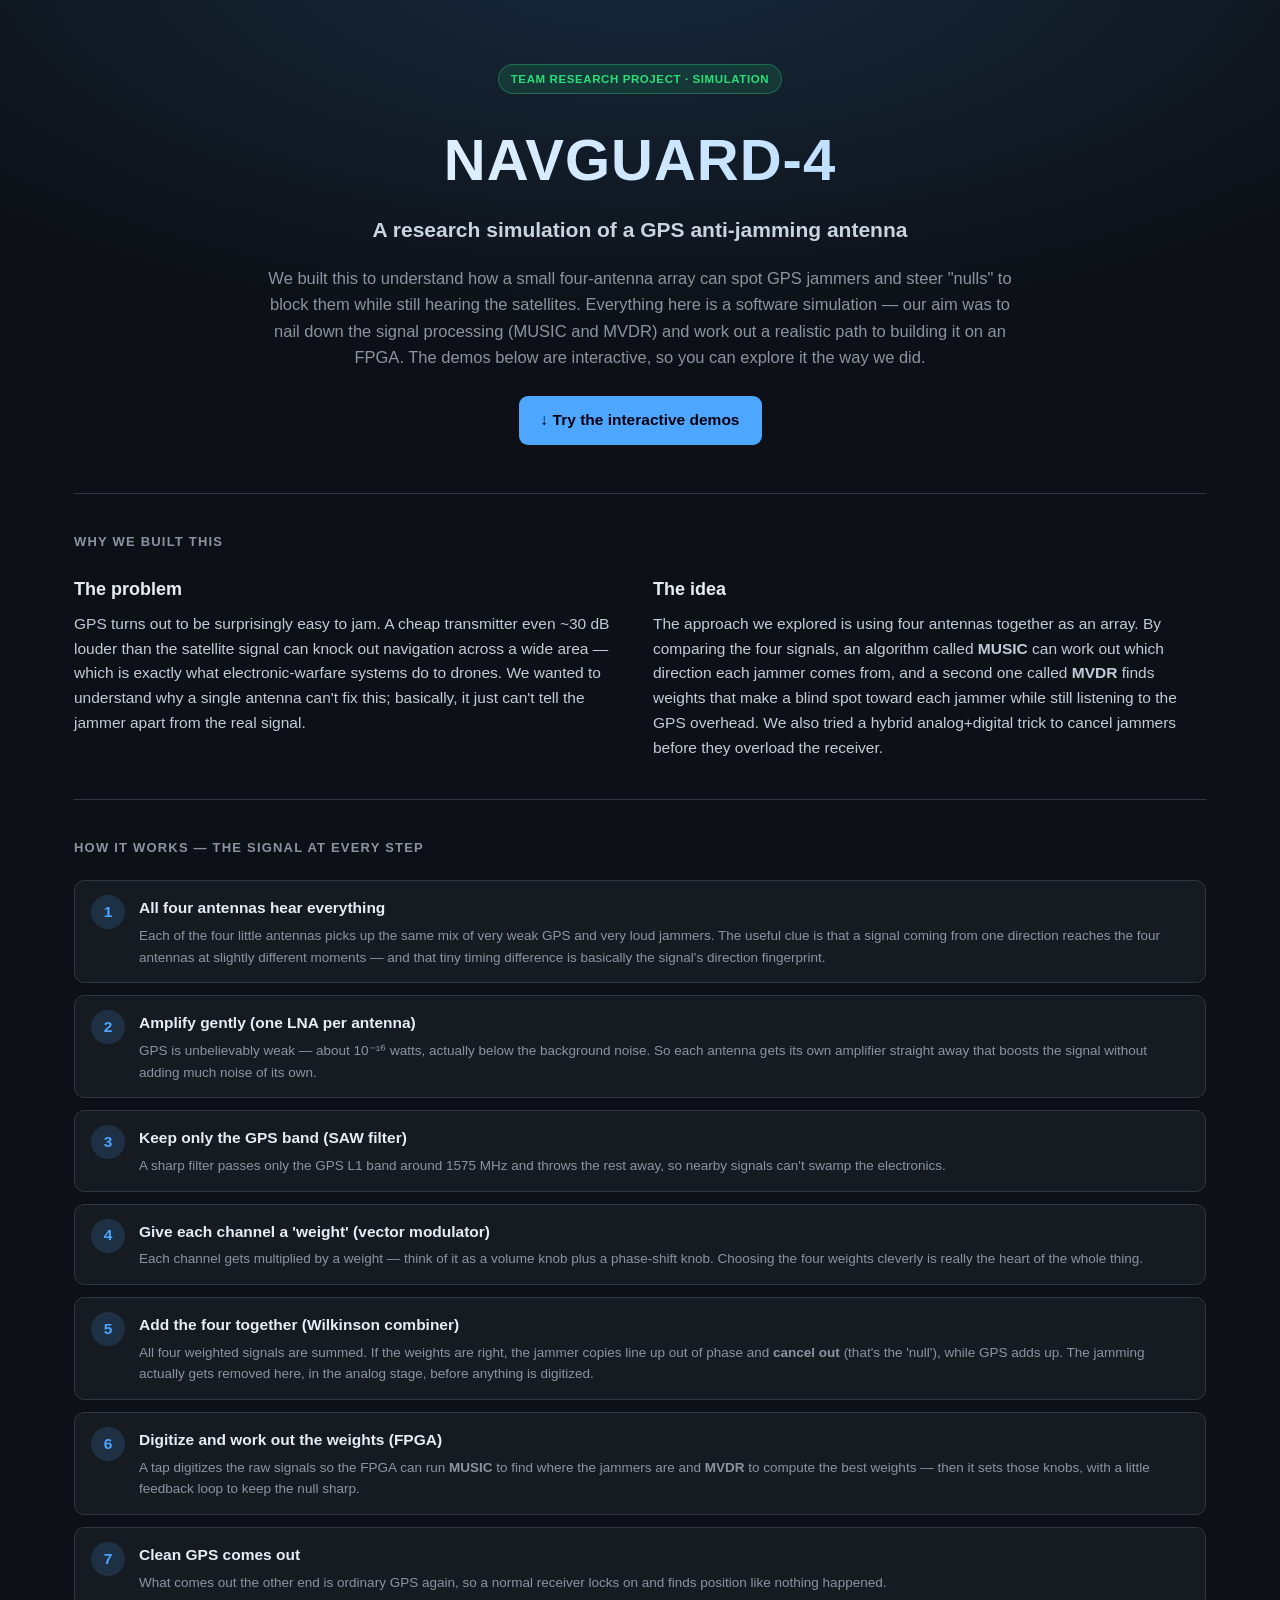
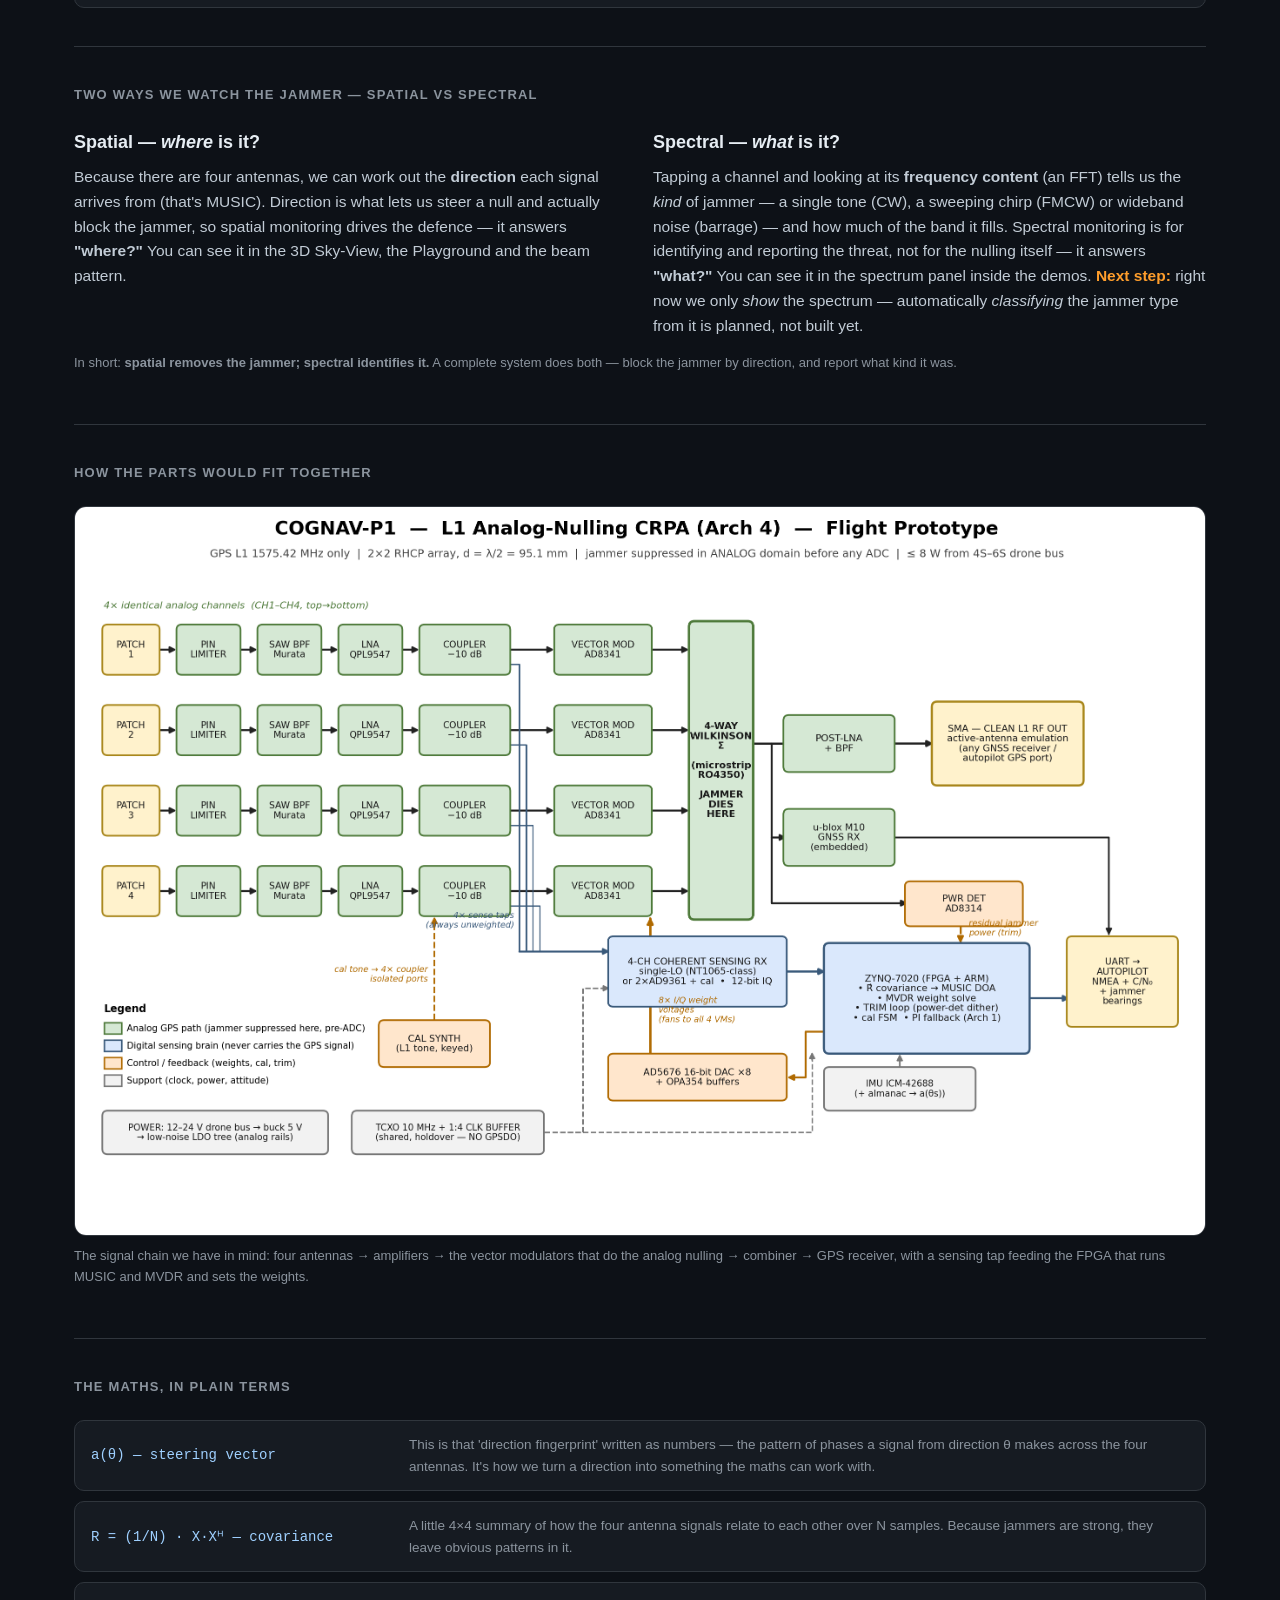
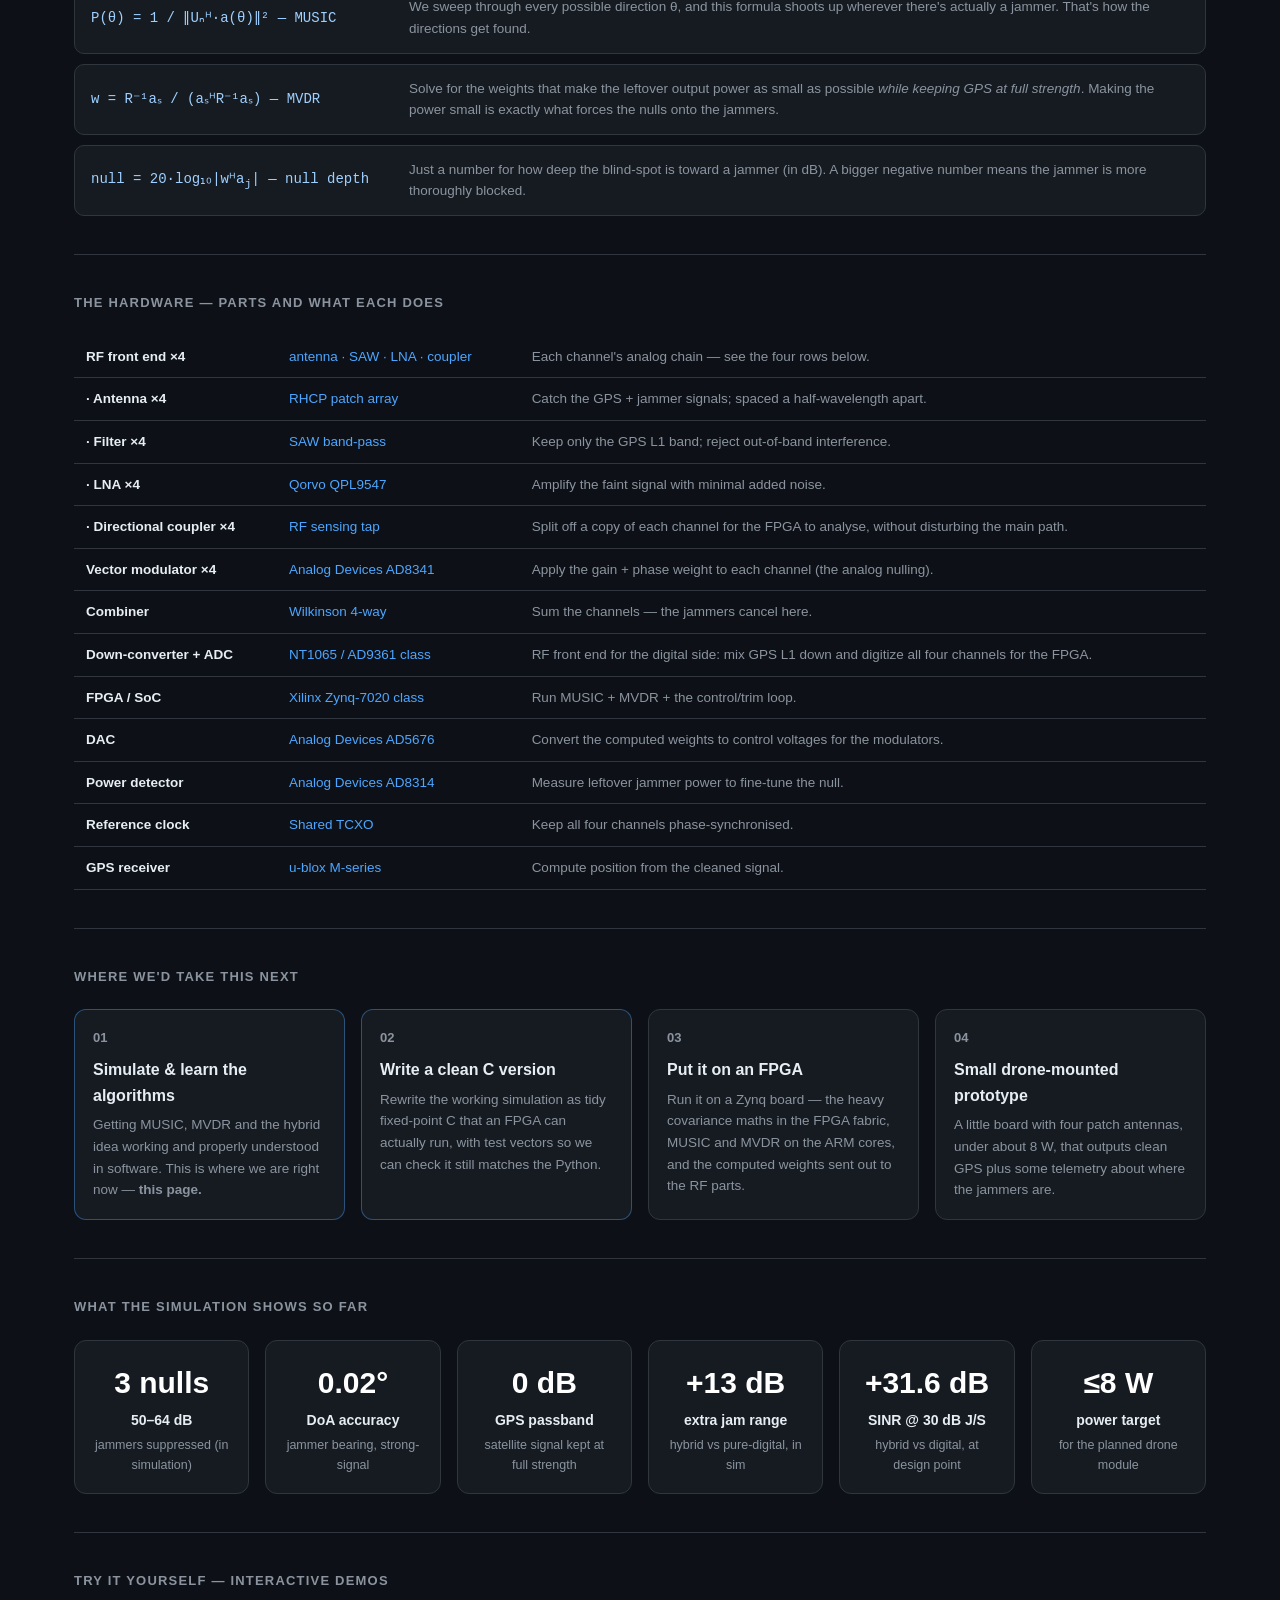
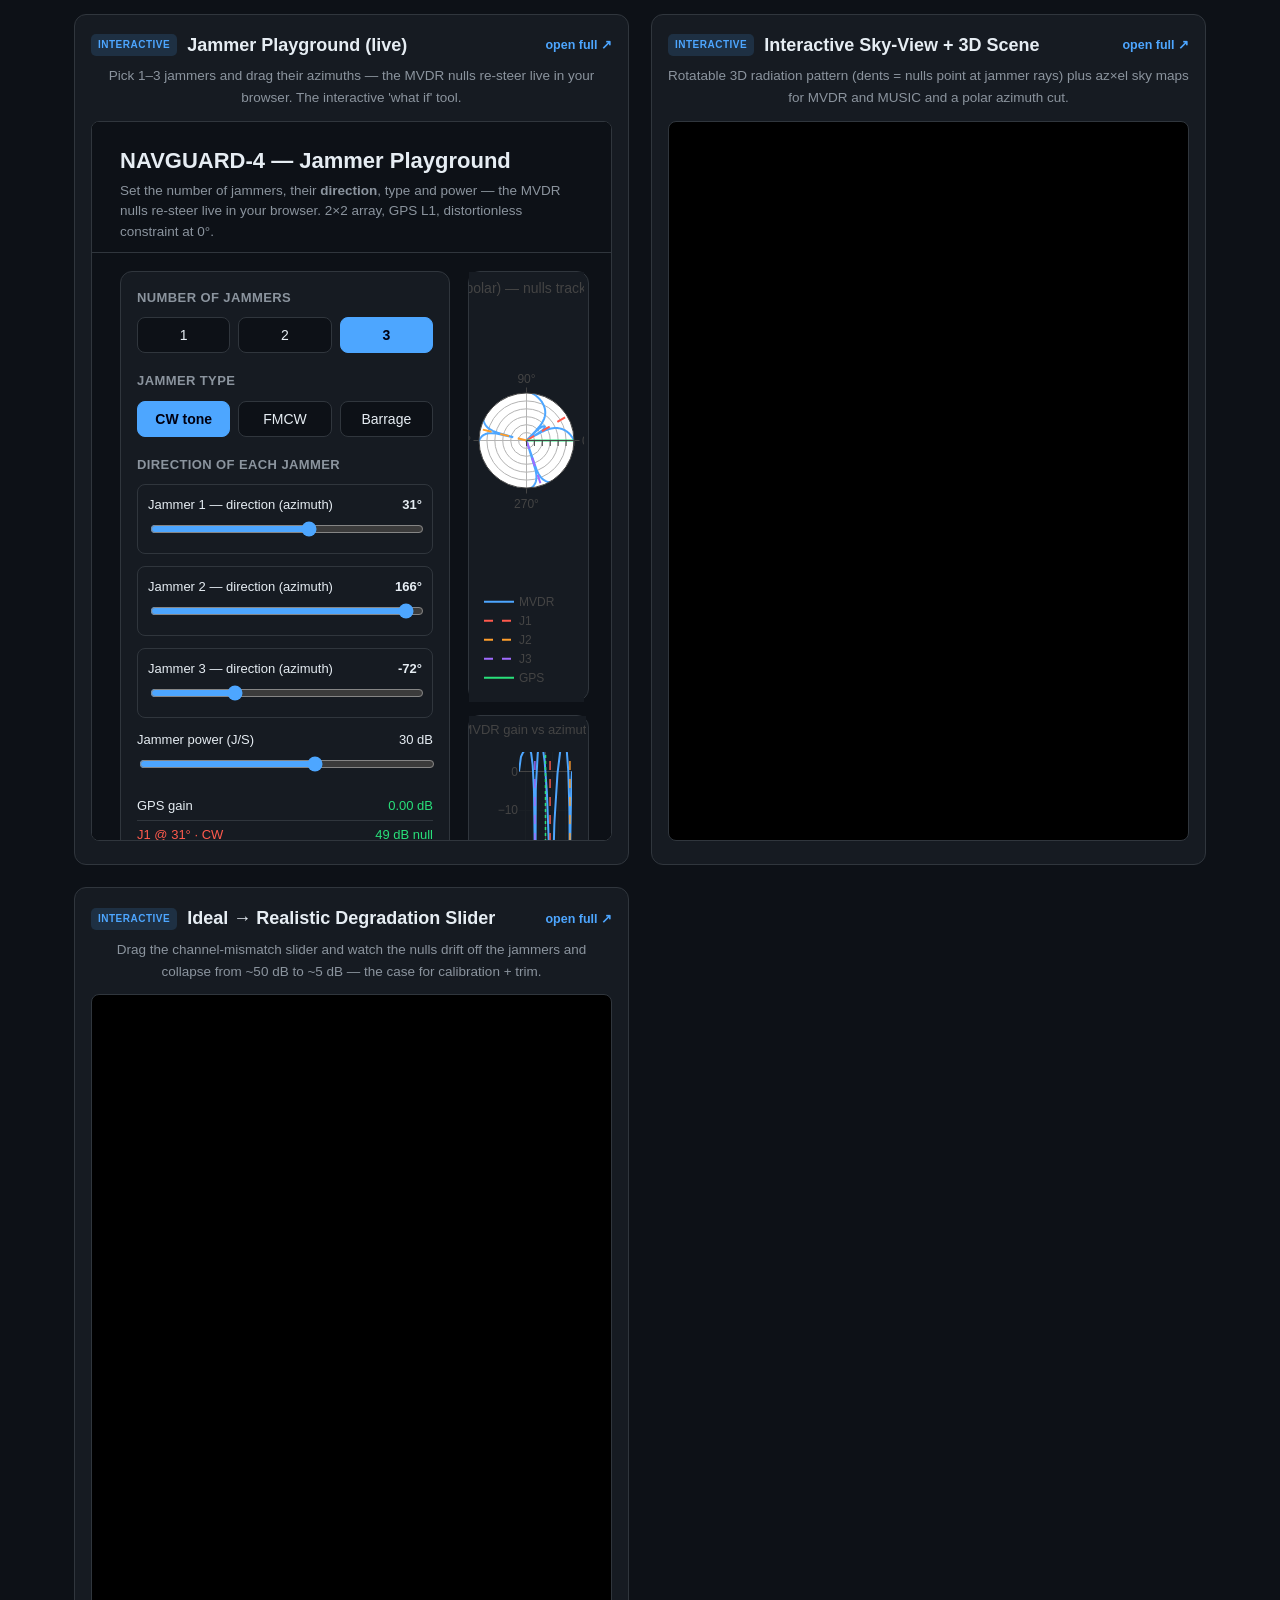
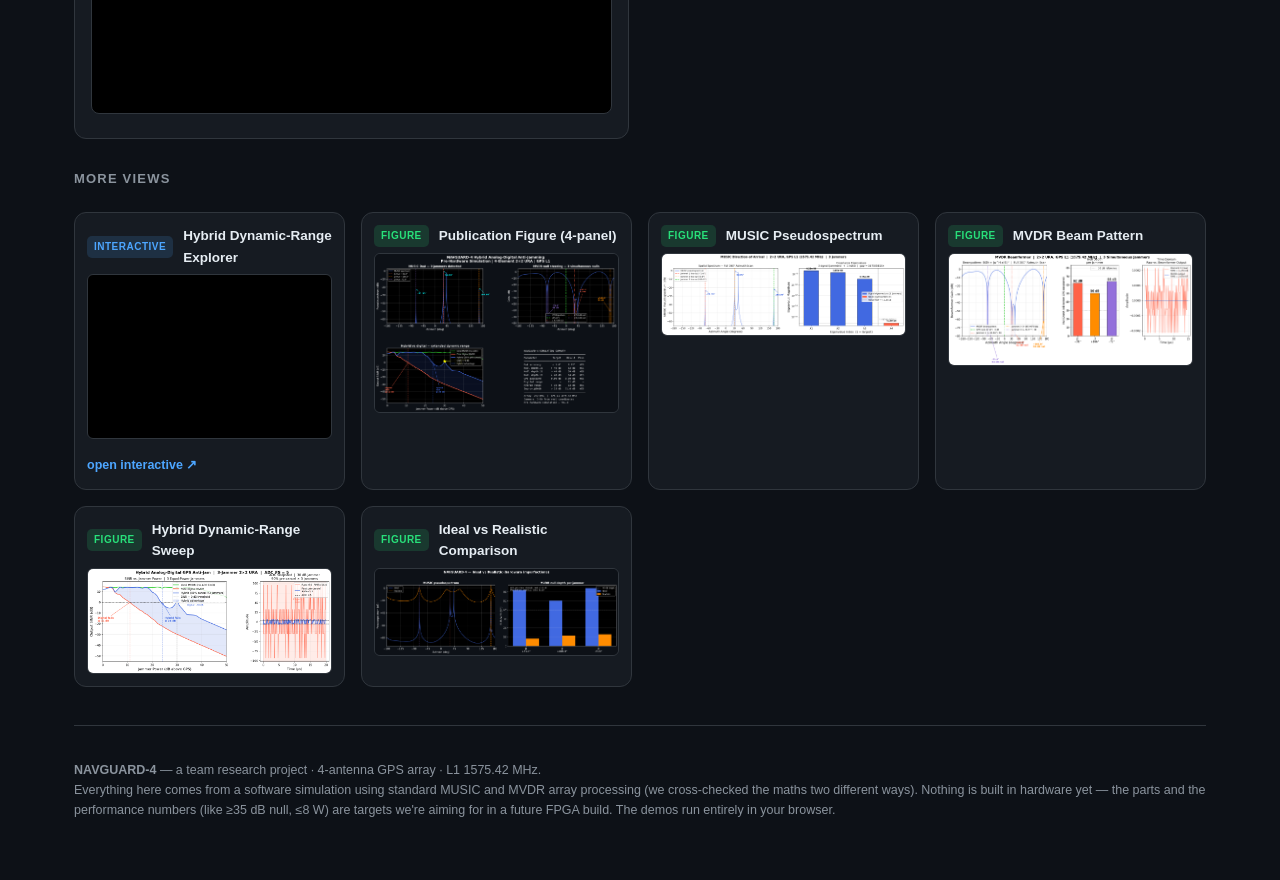
<file: index.html>
<!doctype html><html lang="en"><head><meta charset="utf-8">
<meta name="viewport" content="width=device-width, initial-scale=1">
<title>NAVGUARD-4 — GPS Anti-Jamming CRPA · Project Proposal</title>
<style>
  :root { --bg:#0d1117; --card:#161b22; --line:#30363d; --txt:#e6edf3; --mut:#8b949e;
           --acc:#4da6ff; --grn:#28e07a; --warn:#ff9e2c; }
  * { box-sizing:border-box; }
  body { margin:0; background:var(--bg); color:var(--txt);
          font:15.5px/1.6 -apple-system,Segoe UI,Roboto,sans-serif; }
  a { color:var(--acc); }
  .wrap { max-width:1180px; margin:0 auto; padding:0 24px; }
  section { padding:38px 0; border-top:1px solid var(--line); }
  h2 { font-size:13px; letter-spacing:1.2px; text-transform:uppercase; color:var(--mut);
        margin:0 0 22px; font-weight:700; }
  /* hero */
  .hero { text-align:center; padding:64px 24px 48px;
           background:radial-gradient(900px 380px at 50% -10%, rgba(77,166,255,.16), transparent); }
  .pill { display:inline-block; font-size:11.5px; font-weight:700; letter-spacing:.6px;
           color:var(--grn); background:rgba(40,224,122,.12); border:1px solid rgba(40,224,122,.35);
           padding:5px 12px; border-radius:20px; margin-bottom:20px; }
  .hero h1 { font-size:58px; margin:0; letter-spacing:1px;
              background:linear-gradient(90deg,#fff,#9fd0ff); -webkit-background-clip:text;
              -webkit-text-fill-color:transparent; }
  .hero .sub { font-size:21px; margin:6px 0 18px; color:#c9d4e0; font-weight:600; }
  .hero .lede { max-width:760px; margin:0 auto 26px; color:var(--mut); font-size:16.5px; }
  .cta { display:inline-block; background:var(--acc); color:#001; font-weight:700;
          padding:12px 22px; border-radius:9px; text-decoration:none; }
  /* roadmap */
  .road { display:grid; grid-template-columns:repeat(4,1fr); gap:16px; }
  .step { background:var(--card); border:1px solid var(--line); border-radius:12px; padding:18px; }
  .step.done { border-color:rgba(40,224,122,.5); }
  .step .num { font-size:13px; font-weight:800; color:var(--mut); }
  .step.done .num { color:var(--grn); }
  .step h4 { margin:8px 0 6px; font-size:16px; }
  .step p { margin:0; color:var(--mut); font-size:13.5px; }
  .step.next { border-color:rgba(77,166,255,.4); }
  /* kpis */
  .kpis { display:grid; grid-template-columns:repeat(auto-fit,minmax(170px,1fr)); gap:16px; }
  .kpi { background:var(--card); border:1px solid var(--line); border-radius:12px; padding:18px;
          text-align:center; }
  .kpi .kn { font-size:30px; font-weight:800; color:#fff; }
  .kpi .kl { font-size:14px; font-weight:600; margin-top:2px; }
  .kpi .kd { font-size:12.5px; color:var(--mut); margin-top:4px; }
  /* two col */
  .two { display:grid; grid-template-columns:1fr 1fr; gap:26px; }
  .two h3 { margin:0 0 8px; font-size:18px; }
  .two p { margin:0; color:#c2ccd6; }
  .diagram img { width:100%; border:1px solid var(--line); border-radius:12px; display:block; }
  .cap { color:var(--mut); font-size:13px; margin-top:10px; }
  /* signal steps / math / hardware */
  .steps { display:flex; flex-direction:column; gap:12px; }
  .srow { display:flex; gap:14px; background:var(--card); border:1px solid var(--line);
           border-radius:10px; padding:14px 16px; }
  .snum { flex:0 0 34px; height:34px; border-radius:50%; background:rgba(77,166,255,.15);
           color:var(--acc); font-weight:800; display:flex; align-items:center; justify-content:center; }
  .srow h4 { margin:1px 0 4px; font-size:15.5px; }
  .srow p { margin:0; color:var(--mut); font-size:13.5px; }
  .math { display:flex; flex-direction:column; gap:10px; }
  .mrow { display:grid; grid-template-columns:minmax(210px,300px) 1fr; gap:18px;
           background:var(--card); border:1px solid var(--line); border-radius:10px; padding:13px 16px; }
  .mrow code { color:#9fd0ff; font-size:14px; align-self:center; }
  .mrow p { margin:0; color:var(--mut); font-size:13.5px; align-self:center; }
  .hwtable { width:100%; border-collapse:collapse; }
  .hwtable td { padding:10px 12px; border-bottom:1px solid var(--line); font-size:13.5px;
                 color:var(--mut); vertical-align:top; }
  .hwtable .hb { color:var(--txt); font-weight:600; white-space:nowrap; }
  .hwtable .hp { color:var(--acc); white-space:nowrap; }
  /* demo cards (reused) */
  .featured { display:grid; grid-template-columns:repeat(auto-fit,minmax(540px,1fr)); gap:22px; }
  .grid { display:grid; grid-template-columns:repeat(auto-fill,minmax(260px,1fr)); gap:16px;
           margin-top:18px; }
  .card, .scard { background:var(--card); border:1px solid var(--line); border-radius:12px;
           padding:16px; }
  .scard { padding:12px; }
  .card-head { display:flex; align-items:center; gap:10px; margin-bottom:6px; }
  .card h3 { margin:0; font-size:18px; } .scard h4 { margin:0; font-size:13.5px; }
  .card p { margin:0 0 12px; color:var(--mut); font-size:13.5px; }
  .tag { font-size:10px; font-weight:700; letter-spacing:.5px; padding:3px 7px; border-radius:5px;
          white-space:nowrap; }
  .tag.html { background:rgba(77,166,255,.15); color:var(--acc); }
  .tag.png { background:rgba(40,224,122,.15); color:var(--grn); }
  .hero-frame { width:100%; height:720px; border:1px solid var(--line); border-radius:8px;
                 background:#000; }
  .thumb-frame { width:100%; height:165px; border:1px solid var(--line); border-radius:6px;
                  background:#000; pointer-events:none; }
  .scard img { width:100%; border:1px solid var(--line); border-radius:6px; display:block; }
  a.open { margin-left:auto; color:var(--acc); text-decoration:none; font-weight:600;
            font-size:12.5px; }
  .scard a.open { display:inline-block; margin-top:8px; }
  footer { color:var(--mut); font-size:12.5px; padding:34px 0 60px; border-top:1px solid var(--line); }
  @media (max-width:820px) { .road,.two,.mrow { grid-template-columns:1fr; }
                              .hero h1 { font-size:42px; } .featured { grid-template-columns:1fr; } }
</style></head><body>

<div class="hero">
  <div class="pill">TEAM RESEARCH PROJECT · SIMULATION</div>
  <h1>NAVGUARD-4</h1>
  <div class="sub">A research simulation of a GPS anti-jamming antenna</div>
  <p class="lede">We built this to understand how a small four-antenna array can spot GPS jammers and
  steer "nulls" to block them while still hearing the satellites. Everything here is a software
  simulation — our aim was to nail down the signal processing (MUSIC and MVDR) and work out a
  realistic path to building it on an FPGA. The demos below are interactive, so you can explore it
  the way we did.</p>
  <a class="cta" href="#demos">↓ Try the interactive demos</a>
</div>

<div class="wrap">

  <section>
    <h2>Why we built this</h2>
    <div class="two">
      <div><h3>The problem</h3><p>GPS turns out to be surprisingly easy to jam. A cheap transmitter
      even ~30 dB louder than the satellite signal can knock out navigation across a wide area — which
      is exactly what electronic-warfare systems do to drones. We wanted to understand why a single
      antenna can't fix this; basically, it just can't tell the jammer apart from the real signal.</p></div>
      <div><h3>The idea</h3><p>The approach we explored is using four antennas together as an array. By
      comparing the four signals, an algorithm called <b>MUSIC</b> can work out which direction each
      jammer comes from, and a second one called <b>MVDR</b> finds weights that make a blind spot toward
      each jammer while still listening to the GPS overhead. We also tried a hybrid analog+digital trick
      to cancel jammers before they overload the receiver.</p></div>
    </div>
  </section>

  <section>
    <h2>How it works — the signal at every step</h2>
    <div class="steps"><div class="srow"><div class="snum">1</div><div><h4>All four antennas hear everything</h4><p>Each of the four little antennas picks up the same mix of very weak GPS and very loud jammers. The useful clue is that a signal coming from one direction reaches the four antennas at slightly different moments — and that tiny timing difference is basically the signal's direction fingerprint.</p></div></div><div class="srow"><div class="snum">2</div><div><h4>Amplify gently (one LNA per antenna)</h4><p>GPS is unbelievably weak — about 10⁻¹⁶ watts, actually below the background noise. So each antenna gets its own amplifier straight away that boosts the signal without adding much noise of its own.</p></div></div><div class="srow"><div class="snum">3</div><div><h4>Keep only the GPS band (SAW filter)</h4><p>A sharp filter passes only the GPS L1 band around 1575 MHz and throws the rest away, so nearby signals can't swamp the electronics.</p></div></div><div class="srow"><div class="snum">4</div><div><h4>Give each channel a 'weight' (vector modulator)</h4><p>Each channel gets multiplied by a weight — think of it as a volume knob plus a phase-shift knob. Choosing the four weights cleverly is really the heart of the whole thing.</p></div></div><div class="srow"><div class="snum">5</div><div><h4>Add the four together (Wilkinson combiner)</h4><p>All four weighted signals are summed. If the weights are right, the jammer copies line up out of phase and <b>cancel out</b> (that's the 'null'), while GPS adds up. The jamming actually gets removed here, in the analog stage, before anything is digitized.</p></div></div><div class="srow"><div class="snum">6</div><div><h4>Digitize and work out the weights (FPGA)</h4><p>A tap digitizes the raw signals so the FPGA can run <b>MUSIC</b> to find where the jammers are and <b>MVDR</b> to compute the best weights — then it sets those knobs, with a little feedback loop to keep the null sharp.</p></div></div><div class="srow"><div class="snum">7</div><div><h4>Clean GPS comes out</h4><p>What comes out the other end is ordinary GPS again, so a normal receiver locks on and finds position like nothing happened.</p></div></div></div>
  </section>

  <section>
    <h2>Two ways we watch the jammer — spatial vs spectral</h2>
    <div class="two">
      <div><h3>Spatial — <i>where</i> is it?</h3><p>Because there are four antennas, we can work out the
      <b>direction</b> each signal arrives from (that's MUSIC). Direction is what lets us steer a null
      and actually block the jammer, so spatial monitoring drives the defence — it answers
      <b>"where?"</b> You can see it in the 3D Sky-View, the Playground and the beam pattern.</p></div>
      <div><h3>Spectral — <i>what</i> is it?</h3><p>Tapping a channel and looking at its <b>frequency
      content</b> (an FFT) tells us the <i>kind</i> of jammer — a single tone (CW), a sweeping chirp
      (FMCW) or wideband noise (barrage) — and how much of the band it fills. Spectral monitoring is for
      identifying and reporting the threat, not for the nulling itself — it answers <b>"what?"</b> You
      can see it in the spectrum panel inside the demos. <b style="color:var(--warn)">Next step:</b> right
      now we only <i>show</i> the spectrum — automatically <i>classifying</i> the jammer type from it is
      planned, not built yet.</p></div>
    </div>
    <p class="cap" style="margin-top:14px">In short: <b>spatial removes the jammer; spectral identifies
    it.</b> A complete system does both — block the jammer by direction, and report what kind it was.</p>
  </section>

  <section><h2>How the parts would fit together</h2><div class="diagram"><img src="navguard_p1_block_diagram.png" alt="NAVGUARD architecture"><p class="cap">The signal chain we have in mind: four antennas → amplifiers → the vector modulators that do the analog nulling → combiner → GPS receiver, with a sensing tap feeding the FPGA that runs MUSIC and MVDR and sets the weights.</p></div></section>

  <section>
    <h2>The maths, in plain terms</h2>
    <div class="math"><div class="mrow"><code>a(θ) — steering vector</code><p>This is that 'direction fingerprint' written as numbers — the pattern of phases a signal from direction θ makes across the four antennas. It's how we turn a direction into something the maths can work with.</p></div><div class="mrow"><code>R = (1/N) · X·Xᴴ — covariance</code><p>A little 4×4 summary of how the four antenna signals relate to each other over N samples. Because jammers are strong, they leave obvious patterns in it.</p></div><div class="mrow"><code>P(θ) = 1 / ‖Uₙᴴ·a(θ)‖² — MUSIC</code><p>We sweep through every possible direction θ, and this formula shoots up wherever there's actually a jammer. That's how the directions get found.</p></div><div class="mrow"><code>w = R⁻¹a&#8347; / (a&#8347;ᴴR⁻¹a&#8347;) — MVDR</code><p>Solve for the weights that make the leftover output power as small as possible <i>while keeping GPS at full strength</i>. Making the power small is exactly what forces the nulls onto the jammers.</p></div><div class="mrow"><code>null = 20·log₁₀|wᴴa<sub>j</sub>| — null depth</code><p>Just a number for how deep the blind-spot is toward a jammer (in dB). A bigger negative number means the jammer is more thoroughly blocked.</p></div></div>
  </section>

  <section>
    <h2>The hardware — parts and what each does</h2>
    <table class="hwtable"><tbody><tr><td class="hb">RF front end ×4</td><td class="hp">antenna · SAW · LNA · coupler</td><td>Each channel's analog chain — see the four rows below.</td></tr><tr><td class="hb">· Antenna ×4</td><td class="hp">RHCP patch array</td><td>Catch the GPS + jammer signals; spaced a half-wavelength apart.</td></tr><tr><td class="hb">· Filter ×4</td><td class="hp">SAW band-pass</td><td>Keep only the GPS L1 band; reject out-of-band interference.</td></tr><tr><td class="hb">· LNA ×4</td><td class="hp">Qorvo QPL9547</td><td>Amplify the faint signal with minimal added noise.</td></tr><tr><td class="hb">· Directional coupler ×4</td><td class="hp">RF sensing tap</td><td>Split off a copy of each channel for the FPGA to analyse, without disturbing the main path.</td></tr><tr><td class="hb">Vector modulator ×4</td><td class="hp">Analog Devices AD8341</td><td>Apply the gain + phase weight to each channel (the analog nulling).</td></tr><tr><td class="hb">Combiner</td><td class="hp">Wilkinson 4-way</td><td>Sum the channels — the jammers cancel here.</td></tr><tr><td class="hb">Down-converter + ADC</td><td class="hp">NT1065 / AD9361 class</td><td>RF front end for the digital side: mix GPS L1 down and digitize all four channels for the FPGA.</td></tr><tr><td class="hb">FPGA / SoC</td><td class="hp">Xilinx Zynq-7020 class</td><td>Run MUSIC + MVDR + the control/trim loop.</td></tr><tr><td class="hb">DAC</td><td class="hp">Analog Devices AD5676</td><td>Convert the computed weights to control voltages for the modulators.</td></tr><tr><td class="hb">Power detector</td><td class="hp">Analog Devices AD8314</td><td>Measure leftover jammer power to fine-tune the null.</td></tr><tr><td class="hb">Reference clock</td><td class="hp">Shared TCXO</td><td>Keep all four channels phase-synchronised.</td></tr><tr><td class="hb">GPS receiver</td><td class="hp">u-blox M-series</td><td>Compute position from the cleaned signal.</td></tr></tbody></table>
  </section>

  <section>
    <h2>Where we'd take this next</h2>
    <div class="road"><div class="step next"><div class="num">01</div><div class="sbody"><h4>Simulate &amp; learn the algorithms</h4><p>Getting MUSIC, MVDR and the hybrid idea working and properly understood in software. This is where we are right now — <b>this page.</b></p></div></div><div class="step next"><div class="num">02</div><div class="sbody"><h4>Write a clean C version</h4><p>Rewrite the working simulation as tidy fixed-point C that an FPGA can actually run, with test vectors so we can check it still matches the Python.</p></div></div><div class="step plan"><div class="num">03</div><div class="sbody"><h4>Put it on an FPGA</h4><p>Run it on a Zynq board — the heavy covariance maths in the FPGA fabric, MUSIC and MVDR on the ARM cores, and the computed weights sent out to the RF parts.</p></div></div><div class="step plan"><div class="num">04</div><div class="sbody"><h4>Small drone-mounted prototype</h4><p>A little board with four patch antennas, under about 8 W, that outputs clean GPS plus some telemetry about where the jammers are.</p></div></div></div>
  </section>

  <section>
    <h2>What the simulation shows so far</h2>
    <div class="kpis"><div class="kpi"><div class="kn">3 nulls</div><div class="kl">50–64 dB</div><div class="kd">jammers suppressed (in simulation)</div></div><div class="kpi"><div class="kn">0.02°</div><div class="kl">DoA accuracy</div><div class="kd">jammer bearing, strong-signal</div></div><div class="kpi"><div class="kn">0 dB</div><div class="kl">GPS passband</div><div class="kd">satellite signal kept at full strength</div></div><div class="kpi"><div class="kn">+13 dB</div><div class="kl">extra jam range</div><div class="kd">hybrid vs pure-digital, in sim</div></div><div class="kpi"><div class="kn">+31.6 dB</div><div class="kl">SINR @ 30 dB J/S</div><div class="kd">hybrid vs digital, at design point</div></div><div class="kpi"><div class="kn">&le;8 W</div><div class="kl">power target</div><div class="kd">for the planned drone module</div></div></div>
  </section>

  <section id="demos">
    <h2>Try it yourself — interactive demos</h2>
    <div class="featured">      <div class="card hero html">
        <div class="card-head"><span class="tag html">INTERACTIVE</span><h3>Jammer Playground (live)</h3>
          <a class="open" href="navguard_playground.html" target="_blank">open full ↗</a></div>
        <p>Pick 1–3 jammers and drag their azimuths — the MVDR nulls re-steer live in your browser. The interactive 'what if' tool.</p>
        <iframe class="hero-frame" src="navguard_playground.html" loading="lazy"></iframe>
      </div>
      <div class="card hero html">
        <div class="card-head"><span class="tag html">INTERACTIVE</span><h3>Interactive Sky-View + 3D Scene</h3>
          <a class="open" href="navguard_skyview.html" target="_blank">open full ↗</a></div>
        <p>Rotatable 3D radiation pattern (dents = nulls point at jammer rays) plus az×el sky maps for MVDR and MUSIC and a polar azimuth cut.</p>
        <iframe class="hero-frame" src="navguard_skyview.html" loading="lazy"></iframe>
      </div>
      <div class="card hero html">
        <div class="card-head"><span class="tag html">INTERACTIVE</span><h3>Ideal → Realistic Degradation Slider</h3>
          <a class="open" href="navguard_imperfection_slider.html" target="_blank">open full ↗</a></div>
        <p>Drag the channel-mismatch slider and watch the nulls drift off the jammers and collapse from ~50 dB to ~5 dB — the case for calibration + trim.</p>
        <iframe class="hero-frame" src="navguard_imperfection_slider.html" loading="lazy"></iframe>
      </div></div>
    <h2 style="margin-top:30px">More views</h2>
    <div class="grid">      <div class="scard html">
        <div class="card-head"><span class="tag html">INTERACTIVE</span><h4>Hybrid Dynamic-Range Explorer</h4></div>
        <iframe class="thumb-frame" src="navguard_hybrid.html" loading="lazy" scrolling="no"></iframe>
        <a class="open" href="navguard_hybrid.html" target="_blank">open interactive ↗</a>
      </div>
      <div class="scard png">
        <div class="card-head"><span class="tag png">FIGURE</span><h4>Publication Figure (4-panel)</h4></div>
        <a href="publication_figure.png" target="_blank"><img src="publication_figure.png" loading="lazy"></a>
      </div>
      <div class="scard png">
        <div class="card-head"><span class="tag png">FIGURE</span><h4>MUSIC Pseudospectrum</h4></div>
        <a href="music_spectrum.png" target="_blank"><img src="music_spectrum.png" loading="lazy"></a>
      </div>
      <div class="scard png">
        <div class="card-head"><span class="tag png">FIGURE</span><h4>MVDR Beam Pattern</h4></div>
        <a href="mvdr_beampattern.png" target="_blank"><img src="mvdr_beampattern.png" loading="lazy"></a>
      </div>
      <div class="scard png">
        <div class="card-head"><span class="tag png">FIGURE</span><h4>Hybrid Dynamic-Range Sweep</h4></div>
        <a href="hybrid_sim.png" target="_blank"><img src="hybrid_sim.png" loading="lazy"></a>
      </div>
      <div class="scard png">
        <div class="card-head"><span class="tag png">FIGURE</span><h4>Ideal vs Realistic Comparison</h4></div>
        <a href="realistic_comparison.png" target="_blank"><img src="realistic_comparison.png" loading="lazy"></a>
      </div></div>
  </section>

  <footer>
    <b>NAVGUARD-4</b> — a team research project · 4-antenna GPS array · L1 1575.42 MHz.<br>
    Everything here comes from a software simulation using standard MUSIC and MVDR array processing
    (we cross-checked the maths two different ways). Nothing is built in hardware yet — the parts and
    the performance numbers (like ≥35 dB null, ≤8 W) are targets we're aiming for in a future FPGA build.
    The demos run entirely in your browser.
  </footer>

</div>
</body></html>
</file>
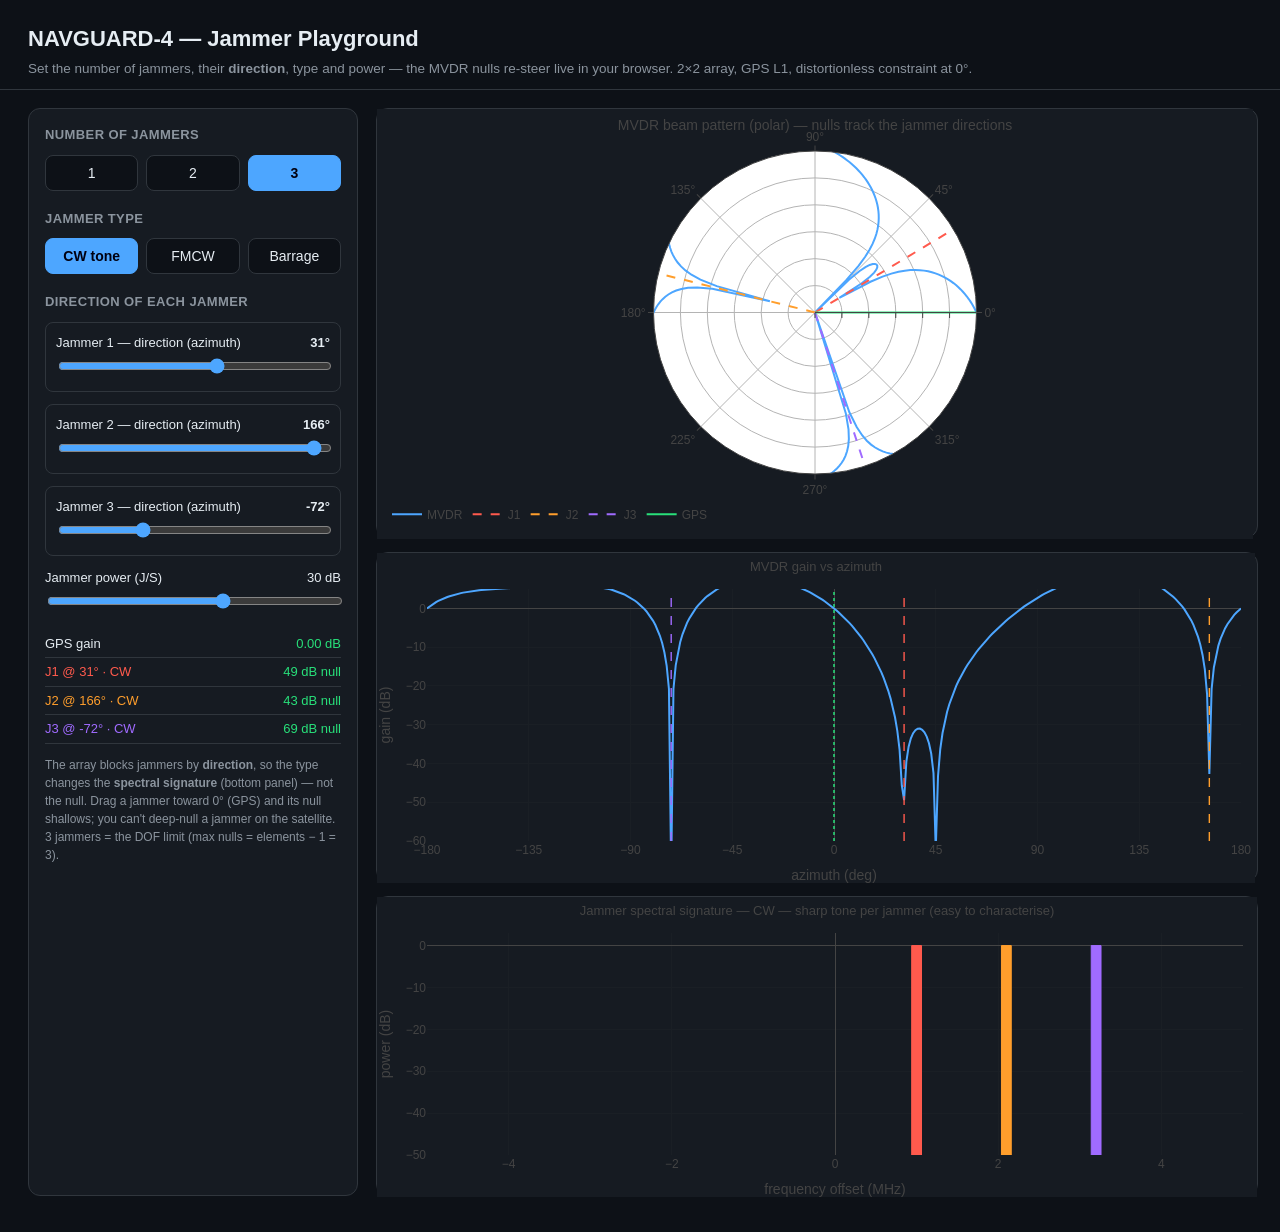
<file: navguard_playground.html>
<!doctype html>
<html lang="en"><head><meta charset="utf-8">
<meta name="viewport" content="width=device-width, initial-scale=1">
<title>NAVGUARD-4 — Jammer Playground</title>
<script src="https://cdn.plot.ly/plotly-2.35.2.min.js" charset="utf-8"></script>
<style>
  :root{--bg:#0d1117;--card:#161b22;--line:#30363d;--txt:#e6edf3;--mut:#8b949e;
        --acc:#4da6ff;--grn:#28e07a;}
  *{box-sizing:border-box;}
  body{margin:0;background:var(--bg);color:var(--txt);
       font:15px/1.5 -apple-system,Segoe UI,Roboto,sans-serif;}
  header{padding:22px 28px 10px;border-bottom:1px solid var(--line);}
  header h1{margin:0 0 4px;font-size:22px;}
  header p{margin:0;color:var(--mut);font-size:13.5px;}
  .wrap{display:grid;grid-template-columns:330px 1fr;gap:18px;padding:18px 28px 36px;}
  .panel{background:var(--card);border:1px solid var(--line);border-radius:12px;padding:16px;}
  .panel h3{margin:0 0 10px;font-size:13px;letter-spacing:.4px;color:var(--mut);
            text-transform:uppercase;}
  .btnrow{display:flex;gap:8px;margin-bottom:18px;}
  .btnrow button{flex:1;padding:9px 0;background:#0d1117;color:var(--txt);
                border:1px solid var(--line);border-radius:8px;font-size:14px;cursor:pointer;}
  .btnrow button.on{background:var(--acc);color:#001;border-color:var(--acc);font-weight:700;}
  .jrow{margin-bottom:12px;padding:10px;border:1px solid var(--line);border-radius:8px;}
  .jrow.hidden{display:none;}
  .jrow label{display:flex;justify-content:space-between;font-size:13px;margin-bottom:4px;}
  .jrow .val{font-weight:700;}
  input[type=range]{width:100%;accent-color:var(--acc);}
  .js label{display:flex;justify-content:space-between;font-size:13px;margin:8px 0 4px;}
  .read{margin-top:14px;font-size:13px;}
  .read .line{display:flex;justify-content:space-between;padding:4px 0;
              border-bottom:1px solid var(--line);}
  .read .ok{color:var(--grn);} .read .bad{color:#ff5a4d;}
  .plots{display:grid;grid-template-rows:430px 330px 300px;gap:14px;}
  #polar,#cart,#spec{background:var(--card);border:1px solid var(--line);border-radius:12px;}
  .hint{color:var(--mut);font-size:12px;margin-top:12px;}
</style></head><body>
<header>
  <h1>NAVGUARD-4 — Jammer Playground</h1>
  <p>Set the number of jammers, their <b>direction</b>, type and power — the MVDR nulls re-steer
     live in your browser. 2×2 array, GPS L1, distortionless constraint at 0°.</p>
</header>

<div class="wrap">
  <div class="panel">
    <h3>Number of jammers</h3>
    <div class="btnrow" id="count">
      <button data-n="1">1</button><button data-n="2">2</button>
      <button data-n="3" class="on">3</button>
    </div>

    <h3>Jammer type</h3>
    <div class="btnrow" id="type">
      <button data-t="CW" class="on">CW tone</button>
      <button data-t="FMCW">FMCW</button>
      <button data-t="Barrage">Barrage</button>
    </div>

    <h3>Direction of each jammer</h3>
    <div class="jrow" id="jrow0">
      <label>Jammer 1 — direction (azimuth) <span class="val" id="v0">31°</span></label>
      <input type="range" id="s0" min="-180" max="180" step="1" value="31">
    </div>
    <div class="jrow" id="jrow1">
      <label>Jammer 2 — direction (azimuth) <span class="val" id="v1">166°</span></label>
      <input type="range" id="s1" min="-180" max="180" step="1" value="166">
    </div>
    <div class="jrow" id="jrow2">
      <label>Jammer 3 — direction (azimuth) <span class="val" id="v2">-72°</span></label>
      <input type="range" id="s2" min="-180" max="180" step="1" value="-72">
    </div>
    <div class="js">
      <label>Jammer power (J/S) <span class="val" id="vjs">30 dB</span></label>
      <input type="range" id="sjs" min="0" max="50" step="1" value="30">
    </div>
    <div class="read" id="read"></div>
    <div class="hint">The array blocks jammers by <b>direction</b>, so the type changes the
      <b>spectral signature</b> (bottom panel) — not the null. Drag a jammer toward 0° (GPS) and
      its null shallows; you can't deep-null a jammer on the satellite. 3 jammers = the DOF limit
      (max nulls = elements − 1 = 3).</div>
  </div>

  <div class="plots">
    <div id="polar"></div>
    <div id="cart"></div>
    <div id="spec"></div>
  </div>
</div>

<script>
const Cx={
  mul:(a,b)=>[a[0]*b[0]-a[1]*b[1], a[0]*b[1]+a[1]*b[0]],
  add:(a,b)=>[a[0]+b[0],a[1]+b[1]],
  sub:(a,b)=>[a[0]-b[0],a[1]-b[1]],
  conj:a=>[a[0],-a[1]],
  div:(a,b)=>{const d=b[0]*b[0]+b[1]*b[1]; return [(a[0]*b[0]+a[1]*b[1])/d,(a[1]*b[0]-a[0]*b[1])/d];},
  abs2:a=>a[0]*a[0]+a[1]*a[1]
};
function steer(azDeg){
  const az=azDeg*Math.PI/180, c=Math.cos(az), s=Math.sin(az), e=ph=>[Math.cos(ph),Math.sin(ph)];
  return [[1,0], e(Math.PI*c), e(Math.PI*s), e(Math.PI*(c+s))];
}
function buildR(jams,P){
  let R=[]; for(let m=0;m<4;m++){R[m]=[];for(let n=0;n<4;n++)R[m][n]=(m===n)?[1,0]:[0,0];}
  for(const az of jams){const a=steer(az);
    for(let m=0;m<4;m++)for(let n=0;n<4;n++)
      R[m][n]=Cx.add(R[m][n], Cx.mul([P*a[m][0],P*a[m][1]], Cx.conj(a[n])));}
  return R;
}
function solve(Rin,bin){
  const n=4; let A=Rin.map(r=>r.map(c=>c.slice())), b=bin.map(c=>c.slice());
  for(let col=0;col<n;col++){
    let piv=col,best=Cx.abs2(A[col][col]);
    for(let r=col+1;r<n;r++){const v=Cx.abs2(A[r][col]); if(v>best){best=v;piv=r;}}
    if(piv!==col){[A[col],A[piv]]=[A[piv],A[col]];[b[col],b[piv]]=[b[piv],b[col]];}
    const d=A[col][col];
    for(let c=col;c<n;c++)A[col][c]=Cx.div(A[col][c],d);
    b[col]=Cx.div(b[col],d);
    for(let r=0;r<n;r++){ if(r===col)continue; const f=A[r][col];
      for(let c=col;c<n;c++)A[r][c]=Cx.sub(A[r][c],Cx.mul(f,A[col][c]));
      b[r]=Cx.sub(b[r],Cx.mul(f,b[col]));}
  }
  return b;
}
function weights(jams,P){
  const R=buildR(jams,P), ag=steer(0), u=solve(R,ag);
  let norm=[0,0]; for(let k=0;k<4;k++)norm=Cx.add(norm,Cx.mul(Cx.conj(ag[k]),u[k]));
  return u.map(uk=>Cx.div(uk,norm));
}
function beam(w,azDeg){const a=steer(azDeg); let v=[0,0];
  for(let k=0;k<4;k++)v=Cx.add(v,Cx.mul(Cx.conj(w[k]),a[k])); return Cx.abs2(v);}

const JCOL=["#ff5a4d","#ff9e2c","#a06bff"];
const hexA=(h,a)=>{const n=parseInt(h.slice(1),16);
  return `rgba(${(n>>16)&255},${(n>>8)&255},${n&255},${a})`;};
const AZ=[]; for(let a=-180;a<=180;a++)AZ.push(a);
let N=3, TYPE="CW";

const activeJams=()=>[0,1,2].slice(0,N).map(i=>+document.getElementById("s"+i).value);

// analytic jammer spectral signatures (distinct carrier per jammer)
function spectrumData(){
  const FL=-50, tr=[];
  for(let k=0;k<N;k++){
    const col=JCOL[k];
    if(TYPE==="CW"){            // tall thin line at a distinct carrier
      const f=1.0+k*1.1, hw=0.06;
      tr.push({x:[f-hw,f-hw,f+hw,f+hw],y:[FL,0,0,FL],fill:"toself",
        fillcolor:col,line:{color:col,width:1},mode:"lines",name:"J"+(k+1)});
    } else if(TYPE==="FMCW"){   // wide swept band
      const f0=-3.2+k*1.0, B=3, top=-6;
      tr.push({x:[f0,f0,f0+B,f0+B],y:[FL,top,top,FL],fill:"toself",
        fillcolor:hexA(col,0.40),line:{color:col,width:1.4},mode:"lines",name:"J"+(k+1)});
    } else {                    // barrage: broad low noise band
      const top=-14-k*4;
      tr.push({x:[-4.4,-4.4,4.4,4.4],y:[FL,top,top,FL],fill:"toself",
        fillcolor:hexA(col,0.22),line:{color:col,width:1},mode:"lines",name:"J"+(k+1)});
    }
  }
  return tr;
}
const SPECNOTE={CW:"CW — sharp tone per jammer (easy to characterise)",
  FMCW:"FMCW — swept chirp, spreads across the band",
  Barrage:"Barrage — wideband noise fills the band"};

function render(){
  const jams=activeJams(), P=Math.pow(10,(+document.getElementById("sjs").value)/10);
  const w=weights(jams,P);
  const gps=10*Math.log10(beam(w,0)+1e-20);
  const bdb=AZ.map(a=>10*Math.log10(beam(w,a)+1e-20)-gps);
  const FLOOR=-60, pr=bdb.map(d=>Math.max(d-FLOOR,0));
  // polar
  const polarData=[{type:"scatterpolar",mode:"lines",theta:AZ,r:pr,line:{color:"#4da6ff",width:2},name:"MVDR"}];
  jams.forEach((az,i)=>polarData.push({type:"scatterpolar",mode:"lines",theta:[az,az],r:[0,-FLOOR],
      line:{color:JCOL[i],width:2,dash:"dash"},name:"J"+(i+1)}));
  polarData.push({type:"scatterpolar",mode:"lines",theta:[0,0],r:[0,-FLOOR],line:{color:"#28e07a",width:2},name:"GPS"});
  Plotly.react("polar",polarData,{template:"plotly_dark",
      title:{text:"MVDR beam pattern (polar) — nulls track the jammer directions",font:{size:14}},
      polar:{radialaxis:{showticklabels:false,range:[0,-FLOOR]},angularaxis:{rotation:0,direction:"counterclockwise"}},
      paper_bgcolor:"#161b22",margin:{t:42,b:10,l:10,r:10},height:430,
      showlegend:true,legend:{orientation:"h",y:-0.08}},{displayModeBar:false});
  // cartesian
  Plotly.react("cart",[{x:AZ,y:bdb,mode:"lines",line:{color:"#4da6ff",width:2},name:"MVDR"}],{template:"plotly_dark",
      title:{text:"MVDR gain vs azimuth",font:{size:13}},
      xaxis:{title:"azimuth (deg)",range:[-180,180],dtick:45},yaxis:{title:"gain (dB)",range:[FLOOR,5]},
      paper_bgcolor:"#161b22",plot_bgcolor:"#161b22",margin:{t:36,b:42,l:50,r:14},height:330,
      shapes:[{type:"line",x0:0,x1:0,y0:FLOOR,y1:5,line:{color:"#28e07a",width:1.5,dash:"dot"}}]
        .concat(jams.map((az,i)=>({type:"line",x0:az,x1:az,y0:FLOOR,y1:5,line:{color:JCOL[i],width:1.4,dash:"dash"}})))},
      {displayModeBar:false});
  // spectrum
  Plotly.react("spec",spectrumData(),{template:"plotly_dark",
      title:{text:"Jammer spectral signature — "+SPECNOTE[TYPE],font:{size:13}},
      xaxis:{title:"frequency offset (MHz)",range:[-5,5]},yaxis:{title:"power (dB)",range:[-50,3]},
      paper_bgcolor:"#161b22",plot_bgcolor:"#161b22",margin:{t:36,b:42,l:50,r:14},height:300,
      showlegend:false},{displayModeBar:false});
  // readout
  let html=`<div class="line"><span>GPS gain</span><span class="ok">${gps.toFixed(2)} dB</span></div>`;
  jams.forEach((az,i)=>{const nd=gps-(10*Math.log10(beam(w,az)+1e-20)), cls=nd>40?"ok":"bad";
    html+=`<div class="line"><span style="color:${JCOL[i]}">J${i+1} @ ${az}° · ${TYPE}</span>`+
          `<span class="${cls}">${nd.toFixed(0)} dB null</span></div>`;});
  document.getElementById("read").innerHTML=html;
}
// wiring
document.querySelectorAll("#count button").forEach(b=>b.onclick=()=>{
  N=+b.dataset.n;
  document.querySelectorAll("#count button").forEach(x=>x.classList.toggle("on",x===b));
  [0,1,2].forEach(i=>document.getElementById("jrow"+i).classList.toggle("hidden",i>=N));
  render();});
document.querySelectorAll("#type button").forEach(b=>b.onclick=()=>{
  TYPE=b.dataset.t;
  document.querySelectorAll("#type button").forEach(x=>x.classList.toggle("on",x===b));
  render();});
[0,1,2].forEach(i=>document.getElementById("s"+i).oninput=e=>{
  document.getElementById("v"+i).textContent=e.target.value+"°"; render();});
document.getElementById("sjs").oninput=e=>{
  document.getElementById("vjs").textContent=e.target.value+" dB"; render();};
render();
</script>
</body></html>
</file>
